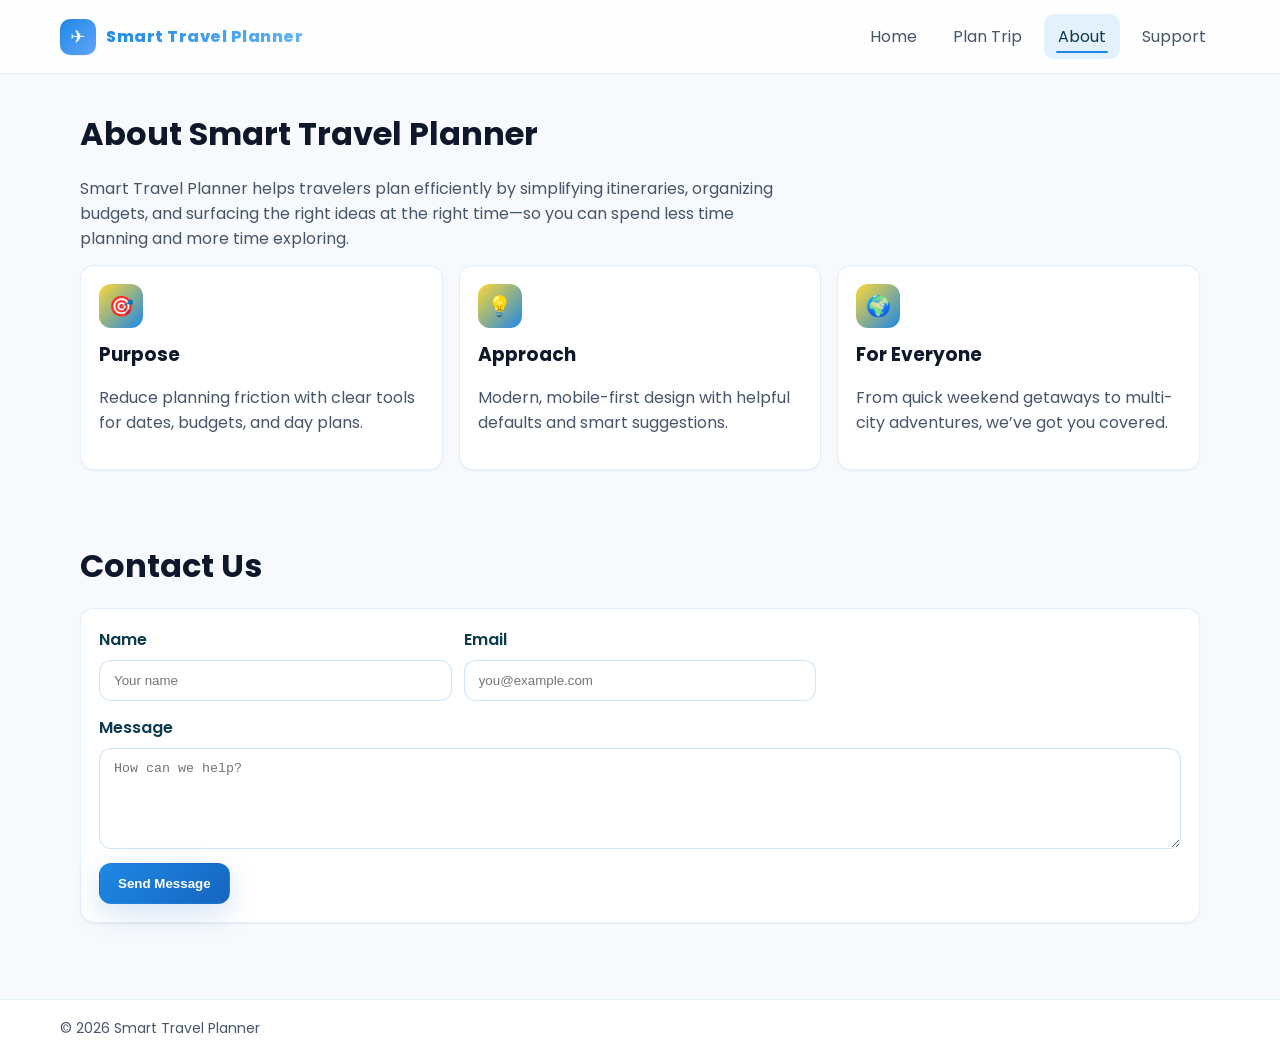
<file: Smart Travel Planner/about.html>
<!doctype html>
<html lang="en">
<head>
  <meta charset="utf-8" />
  <meta name="viewport" content="width=device-width, initial-scale=1" />
  <title>About • Smart Travel Planner</title>
  <meta name="description" content="Learn about the Smart Travel Planner vision and team." />
  <meta name="theme-color" content="#1e88e5" />
  <link rel="icon" href="data:image/svg+xml,%3Csvg xmlns='http://www.w3.org/2000/svg' viewBox='0 0 256 256'%3E%3Crect width='256' height='256' rx='48' fill='%231e88e5'/%3E%3Ctext x='128' y='148' font-size='112' text-anchor='middle'%3E%E2%9C%88%EF%B8%8F%3C/text%3E%3C/svg%3E" />
  <link rel="preconnect" href="https://fonts.googleapis.com">
  <link rel="preconnect" href="https://fonts.gstatic.com" crossorigin>
  <link href="https://fonts.googleapis.com/css2?family=Inter:wght@400;600;800&display=swap" rel="stylesheet">
  <link rel="stylesheet" href="css/style.css" />
</head>
<body>
  <header class="site-header">
    <div class="container nav">
      <a class="brand" href="index.html" aria-label="Smart Travel Planner Home">
        <span class="logo">✈️</span>
        <span>Smart Travel Planner</span>
      </a>
      <nav aria-label="Primary">
        <button class="nav-toggle" aria-expanded="false" aria-controls="primary-nav">☰</button>
        <div id="primary-nav" class="nav-links">
          <a href="index.html">Home</a>
          <a href="plan.html">Plan Trip</a>
          <a class="active" href="about.html">About</a>
          <a href="support.html">Support</a>
        </div>
      </nav>
    </div>
  </header>

  <main>
    <section class="section">
      <div class="container">
        <h1 class="section-title">About Smart Travel Planner</h1>
        <p class="muted" style="margin-bottom:14px; max-width:70ch;">Smart Travel Planner helps travelers plan efficiently by simplifying itineraries, organizing budgets, and surfacing the right ideas at the right time—so you can spend less time planning and more time exploring.</p>

        <div class="card-grid">
          <article class="card">
            <div class="icon">🎯</div>
            <h3>Purpose</h3>
            <p class="muted">Reduce planning friction with clear tools for dates, budgets, and day plans.</p>
          </article>
          <article class="card">
            <div class="icon">💡</div>
            <h3>Approach</h3>
            <p class="muted">Modern, mobile-first design with helpful defaults and smart suggestions.</p>
          </article>
          <article class="card">
            <div class="icon">🌍</div>
            <h3>For Everyone</h3>
            <p class="muted">From quick weekend getaways to multi-city adventures, we’ve got you covered.</p>
          </article>
        </div>
      </div>
    </section>

    <section class="section">
      <div class="container">
        <h2 class="section-title">Contact Us</h2>
        <div class="card">
          <form id="contact-form">
            <div class="form-row">
              <div class="field">
                <label for="name">Name</label>
                <input id="name" name="name" type="text" placeholder="Your name" required />
              </div>
              <div class="field">
                <label for="email">Email</label>
                <input id="email" name="email" type="email" placeholder="you@example.com" required />
              </div>
            </div>
            <div class="field">
              <label for="message">Message</label>
              <textarea id="message" name="message" rows="5" placeholder="How can we help?" required></textarea>
            </div>
            <button class="btn btn-primary" type="submit">Send Message</button>
          </form>
        </div>
      </div>
    </section>
  </main>

  <footer class="site-footer">
    <div class="container inner">© <span id="year"></span> Smart Travel Planner</div>
  </footer>

  <script src="js/script.js"></script>
</body>
</html>
</file>
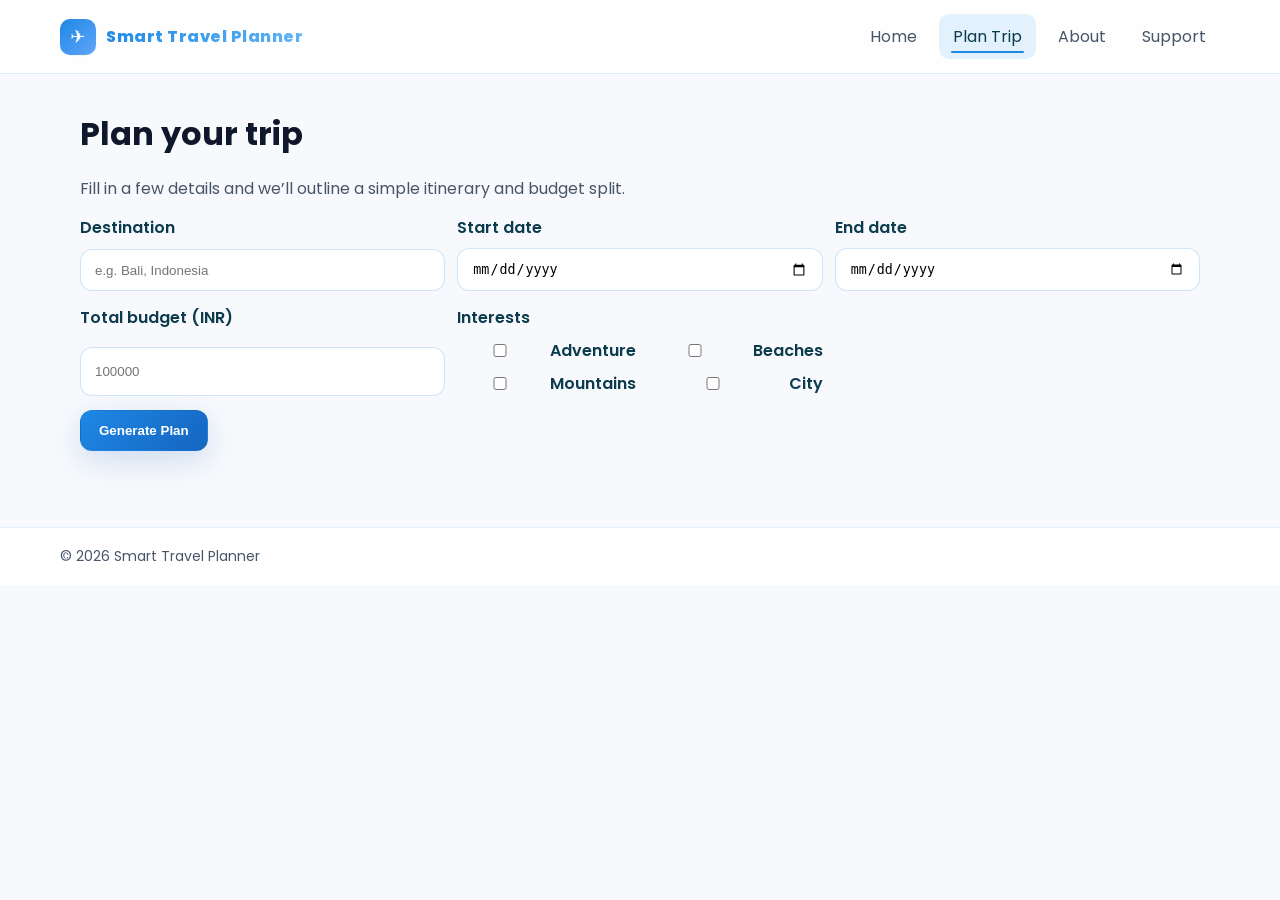
<file: Smart Travel Planner/plan.html>
<!doctype html>
<html lang="en">
<head>
  <meta charset="utf-8" />
  <meta name="viewport" content="width=device-width, initial-scale=1" />
  <title>Plan Trip • Smart Travel Planner</title>
  <meta name="description" content="Create a smart travel plan with budgets and itineraries." />
  <meta name="theme-color" content="#1e88e5" />
  <link rel="icon" href="data:image/svg+xml,%3Csvg xmlns='http://www.w3.org/2000/svg' viewBox='0 0 256 256'%3E%3Crect width='256' height='256' rx='48' fill='%231e88e5'/%3E%3Ctext x='128' y='148' font-size='112' text-anchor='middle'%3E%E2%9C%88%EF%B8%8F%3C/text%3E%3C/svg%3E" />
  <link rel="preconnect" href="https://fonts.googleapis.com">
  <link rel="preconnect" href="https://fonts.gstatic.com" crossorigin>
  <link href="https://fonts.googleapis.com/css2?family=Inter:wght@400;600;800&display=swap" rel="stylesheet">
  <link rel="stylesheet" href="css/style.css" />
</head>
<body>
  <header class="site-header">
    <div class="container nav">
      <a class="brand" href="index.html" aria-label="Smart Travel Planner Home">
        <span class="logo">✈️</span>
        <span>Smart Travel Planner</span>
      </a>
      <nav aria-label="Primary">
        <button class="nav-toggle" aria-expanded="false" aria-controls="primary-nav">☰</button>
        <div id="primary-nav" class="nav-links">
          <a href="index.html">Home</a>
          <a class="active" href="plan.html">Plan Trip</a>
          <a href="about.html">About</a>
          <a href="support.html">Support</a>
        </div>
      </nav>
    </div>
  </header>

  <main>
    <section class="section">
      <div class="container">
        <h1 class="section-title">Plan your trip</h1>
        <p class="muted" style="margin-bottom:14px;">Fill in a few details and we’ll outline a simple itinerary and budget split.</p>

        <form id="planner-form">
          <div class="form-row">
            <div class="field">
              <label for="destination">Destination</label>
              <input id="destination" name="destination" type="text" placeholder="e.g. Bali, Indonesia" required />
            </div>
            <div class="field">
              <label for="start">Start date</label>
              <input id="start" name="start" type="date" required />
            </div>
            <div class="field">
              <label for="end">End date</label>
              <input id="end" name="end" type="date" required />
            </div>
          </div>

          <div class="form-row">
            <div class="field">
              <label for="budget">Total budget (INR)</label>
              <input id="budget" name="budget" type="number" min="0" step="500" placeholder="100000" required />
            </div>
            <div class="field">
              <label>Interests</label>
              <div class="grid" style="grid-template-columns: repeat(2, minmax(0, 1fr)); gap:8px;">
                <label class="flex" style="gap:8px; align-items:center;"><input type="checkbox" name="interests" value="Adventure" /> Adventure</label>
                <label class="flex" style="gap:8px; align-items:center;"><input type="checkbox" name="interests" value="Beaches" /> Beaches</label>
                <label class="flex" style="gap:8px; align-items:center;"><input type="checkbox" name="interests" value="Mountains" /> Mountains</label>
                <label class="flex" style="gap:8px; align-items:center;"><input type="checkbox" name="interests" value="City" /> City</label>
              </div>
            </div>
          </div>

          <button class="btn btn-primary" type="submit">Generate Plan</button>
        </form>

        <section id="results" class="section hidden" aria-live="polite">
          <h2 class="section-title">Your suggested plan</h2>
          <div class="card-grid" id="summary-cards"></div>
          <div class="card" id="itinerary-card" style="margin-top:16px;"></div>
        </section>
      </div>
    </section>
  </main>

  <footer class="site-footer">
    <div class="container inner">© <span id="year"></span> Smart Travel Planner</div>
  </footer>

  <script src="js/script.js"></script>
</body>
</html>
</file>
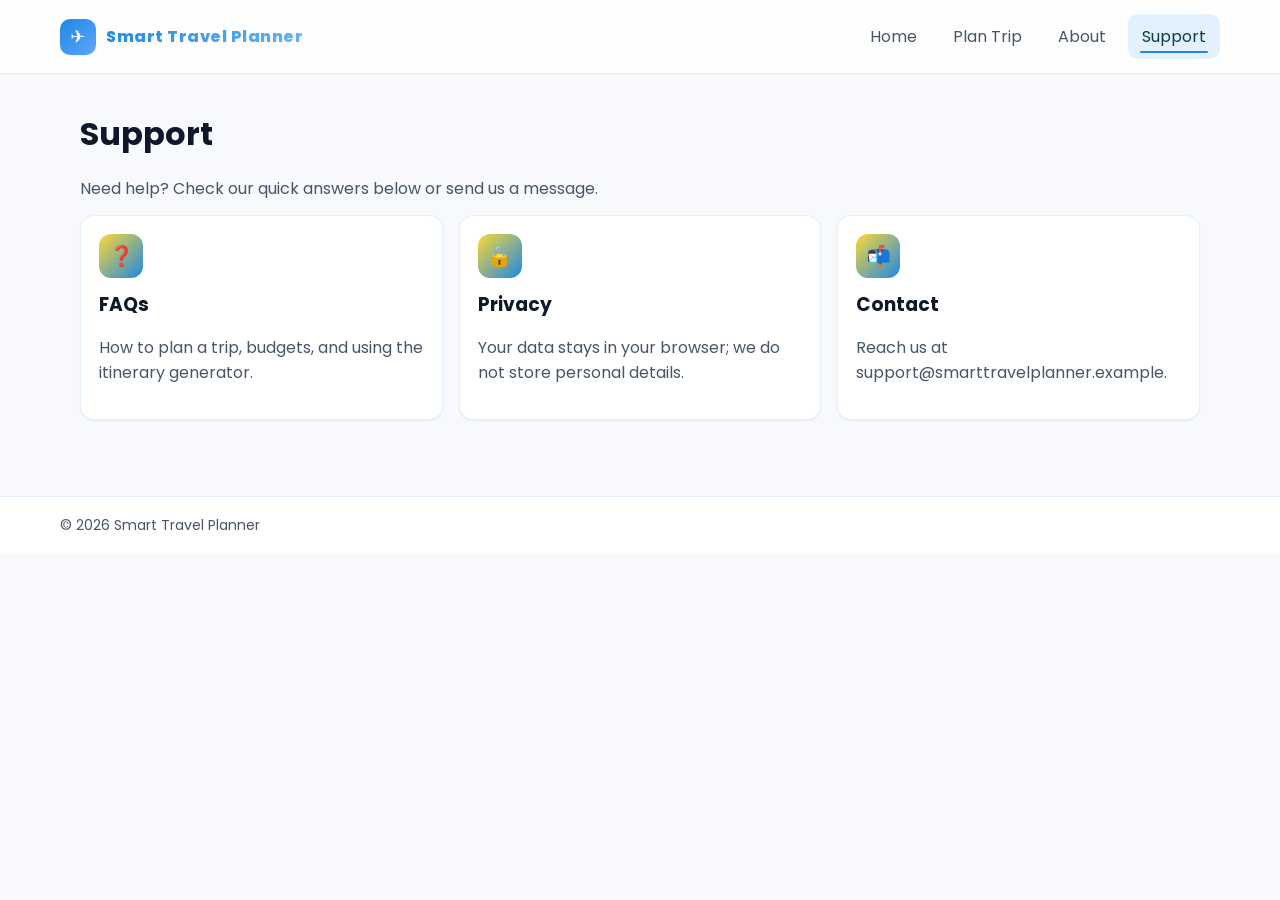
<file: Smart Travel Planner/support.html>
<!doctype html>
<html lang="en">
<head>
  <meta charset="utf-8" />
  <meta name="viewport" content="width=device-width, initial-scale=1" />
  <title>Support • Smart Travel Planner</title>
  <meta name="description" content="Get help with Smart Travel Planner." />
  <meta name="theme-color" content="#1e88e5" />
  <link rel="icon" href="data:image/svg+xml,%3Csvg xmlns='http://www.w3.org/2000/svg' viewBox='0 0 256 256'%3E%3Crect width='256' height='256' rx='48' fill='%231e88e5'/%3E%3Ctext x='128' y='148' font-size='112' text-anchor='middle'%3E%E2%9C%88%EF%B8%8F%3C/text%3E%3C/svg%3E" />
  <link rel="preconnect" href="https://fonts.googleapis.com">
  <link rel="preconnect" href="https://fonts.gstatic.com" crossorigin>
  <link href="https://fonts.googleapis.com/css2?family=Inter:wght@400;600;800&display=swap" rel="stylesheet">
  <link rel="stylesheet" href="css/style.css" />
</head>
<body>
  <header class="site-header">
    <div class="container nav">
      <a class="brand" href="index.html" aria-label="Smart Travel Planner Home">
        <span class="logo">✈️</span>
        <span>Smart Travel Planner</span>
      </a>
      <nav aria-label="Primary">
        <button class="nav-toggle" aria-expanded="false" aria-controls="primary-nav">☰</button>
        <div id="primary-nav" class="nav-links">
          <a href="index.html">Home</a>
          <a href="plan.html">Plan Trip</a>
          <a href="about.html">About</a>
          <a class="active" href="support.html">Support</a>
        </div>
      </nav>
    </div>
  </header>

  <main>
    <section class="section">
      <div class="container">
        <h1 class="section-title">Support</h1>
        <p class="muted" style="margin-bottom:14px; max-width:70ch;">Need help? Check our quick answers below or send us a message.</p>

        <div class="card-grid">
          <article class="card">
            <div class="icon">❓</div>
            <h3>FAQs</h3>
            <p class="muted">How to plan a trip, budgets, and using the itinerary generator.</p>
          </article>
          <article class="card">
            <div class="icon">🔒</div>
            <h3>Privacy</h3>
            <p class="muted">Your data stays in your browser; we do not store personal details.</p>
          </article>
          <article class="card">
            <div class="icon">📬</div>
            <h3>Contact</h3>
            <p class="muted">Reach us at <a href="mailto:support@smarttravelplanner.example">support@smarttravelplanner.example</a>.</p>
          </article>
        </div>
      </div>
    </section>
  </main>

  <footer class="site-footer">
    <div class="container inner">© <span id="year"></span> Smart Travel Planner</div>
  </footer>

  <script src="js/script.js"></script>
</body>
</html>
</file>
<file: Smart Travel Planner/css/style.css>
/* Smart Travel Planner - Global Styles */
@import url('https://fonts.googleapis.com/css2?family=Poppins:wght@400;600;800&family=Open+Sans:wght@400;600;700&display=swap');
:root {
  --color-bg: #f7f9fc; /* light gray */
  --color-surface: #ffffff;
  --color-text: #0f172a; /* slate-900 */
  --color-muted: #475569; /* slate-600 */
  --color-primary: #1e88e5; /* requested blue */
  --color-primary-600: #1565c0; /* deeper blue for hover */
  --color-accent: #fdd835; /* requested yellow */
  --shadow-sm: 0 1px 2px rgba(0,0,0,0.06);
  --shadow-md: 0 10px 30px rgba(21,101,192,0.18);
  --shadow-lg: 0 18px 48px rgba(15, 23, 42, 0.18);
  --radius: 14px;
}

* { box-sizing: border-box; }
html, body {
  padding: 0;
  margin: 0;
  font-family: 'Poppins', 'Open Sans', ui-sans-serif, system-ui, -apple-system, Segoe UI, Roboto, "Helvetica Neue", Arial, "Noto Sans", "Apple Color Emoji", "Segoe UI Emoji";
  color: var(--color-text);
  background: var(--color-bg);
  scroll-behavior: smooth;
}
@media (prefers-reduced-motion: reduce) {
  *, *::before, *::after { animation: none !important; transition: none !important; }
}

img { max-width: 100%; height: auto; display: block; }
a { color: inherit; text-decoration: none; }

/* Layout */
.container {
  width: 100%;
  max-width: 1160px;
  margin: 0 auto;
  padding: 0 20px;
}

/* Header / Nav */
header.site-header {
  position: sticky;
  top: 0;
  z-index: 50;
  background: rgba(255,255,255,0.85);
  backdrop-filter: saturate(180%) blur(12px);
  border-bottom: 1px solid rgba(30,136,229,0.14);
}
.nav {
  display: flex;
  align-items: center;
  justify-content: space-between;
  gap: 16px;
  padding: 14px 0;
}
.brand {
  display: inline-flex;
  align-items: center;
  gap: 10px;
  font-weight: 800;
  letter-spacing: 0.5px;
}
.brand span:last-child {
  background: linear-gradient(135deg, var(--color-primary), #64b5f6);
  -webkit-background-clip: text; background-clip: text; color: transparent;
}
.brand .logo {
  width: 36px; height: 36px;
  border-radius: 10px;
  background: linear-gradient(135deg, var(--color-primary), #60a5fa);
  box-shadow: var(--shadow-sm);
  display: grid; place-items: center;
  color: #fff; font-size: 18px;
}
.nav-links {
  display: flex;
  gap: 8px;
  align-items: center;
}
.dropdown { position: relative; }
.dropdown > .dropdown-toggle { padding: 10px 14px; border-radius: 10px; color: var(--color-muted); display: inline-flex; align-items: center; gap: 6px; }
.dropdown > .dropdown-toggle::after { content: "▾"; font-size: 12px; opacity: 0.7; }
.dropdown:hover > .dropdown-toggle, .dropdown:focus-within > .dropdown-toggle { background: rgba(30,136,229,0.12); color: #0b3b4d; }
.dropdown-menu { position: absolute; top: calc(100% + 8px); left: 0; min-width: 220px; background: #fff; border: 1px solid rgba(30,136,229,0.15); border-radius: 12px; box-shadow: var(--shadow-lg); padding: 8px; display: none; flex-direction: column; gap: 4px; z-index: 60; }
.dropdown.open > .dropdown-menu, .dropdown:hover > .dropdown-menu { display: flex; }
.dropdown-menu a { padding: 10px 12px; border-radius: 8px; color: var(--color-muted); }
.dropdown-menu a:hover { background: rgba(30,136,229,0.08); color: #0b3b4d; }
.nav-links a {
  padding: 10px 14px;
  border-radius: 10px;
  color: var(--color-muted);
  position: relative;
}
.nav-links a::after {
  content: ""; position: absolute; left: 12px; right: 12px; bottom: 6px;
  height: 2px; border-radius: 2px; background: transparent; transform: scaleX(0); transform-origin: left; transition: transform 200ms ease, background 200ms ease;
}
.nav-links a.active, .nav-links a:hover {
  color: #0b3b4d;
  background: rgba(30,136,229,0.12);
}
.nav-links a:hover::after, .nav-links a.active::after { background: var(--color-primary); transform: scaleX(1); }
.nav-toggle { display: none; }

/* Hero */
.hero {
  position: relative;
  padding: 64px 0 40px;
  overflow: hidden;
}
.hero .tag { opacity: 0; animation: fadeUp 520ms ease-out 80ms forwards; }
.hero h1 { opacity: 0; animation: fadeUp 560ms ease-out 160ms forwards; }
.hero p { opacity: 0; animation: fadeUp 600ms ease-out 240ms forwards; }
.hero .cta { opacity: 0; animation: fadeUp 640ms ease-out 320ms forwards; }
.hero.fullscreen {
  min-height: 100vh;
  display: grid;
  place-items: center;
}
.bg-cover {
  background-position: center;
  background-size: cover;
  background-repeat: no-repeat;
}
.hero-grid {
  display: grid;
  grid-template-columns: 1fr;
  gap: 28px;
}
.hero h1 {
  font-size: 38px;
  line-height: 1.15;
  margin: 0 0 12px;
}
.hero p {
  color: var(--color-muted);
  font-size: 18px;
  margin: 0 0 22px;
}
.hero .cta {
  display: inline-flex;
  align-items: center;
  gap: 10px;
}

/* Buttons */
.btn {
  display: inline-flex;
  align-items: center;
  justify-content: center;
  gap: 10px;
  padding: 12px 18px;
  border-radius: 12px;
  border: 1px solid transparent;
  cursor: pointer;
  transition: transform 180ms ease, box-shadow 200ms ease, background 180ms ease, filter 180ms ease;
  font-weight: 600;
}
.btn:focus-visible { outline: none; box-shadow: 0 0 0 4px rgba(30,136,229,0.22), 0 8px 20px rgba(21,101,192,0.20); }
.btn-primary {
  background: linear-gradient(135deg, var(--color-primary), var(--color-primary-600));
  color: #fff;
  box-shadow: var(--shadow-md);
}
.btn-primary:hover { transform: translateY(-2px) scale(1.01); box-shadow: 0 14px 36px rgba(21,101,192,0.26); }
.btn:active { transform: translateY(0) scale(0.99); }
.btn-outline {
  background: #fff;
  color: var(--color-primary-600);
  border-color: rgba(30,136,229,0.3);
}
.btn-outline:hover { background: rgba(30,136,229,0.08); }
.btn-accent { background: var(--color-accent); color: #0f172a; }
.btn-accent:hover { filter: brightness(0.95); transform: translateY(-2px); }

/* Sections */
section.section { padding: 36px 0; }
.section .section-title {
  font-size: 28px; margin: 0 0 18px;
}
.muted { color: var(--color-muted); }

/* Cards */
.card-grid {
  display: grid;
  grid-template-columns: 1fr;
  gap: 16px;
}
.card {
  background: var(--color-surface);
  border: 1px solid rgba(30,136,229,0.12);
  border-radius: var(--radius);
  padding: 18px;
  box-shadow: var(--shadow-sm);
  transition: transform 220ms ease, box-shadow 220ms ease, border-color 220ms ease;
}
.card:hover { transform: translateY(-2px) scale(1.01); box-shadow: 0 14px 32px rgba(21,101,192,0.22); border-color: rgba(30,136,229,0.24); }
.card h3 { margin: 6px 0 6px; }
.card .icon {
  width: 44px; height: 44px;
  border-radius: 12px;
  background: linear-gradient(135deg, var(--color-accent), var(--color-primary));
  color: #fff;
  display: grid; place-items: center;
  margin-bottom: 12px; font-size: 20px;
}

/* Forms */
form .field {
  display: grid; gap: 8px; margin-bottom: 14px;
}
label { font-weight: 600; color: #0b3b4d; }
input, select, textarea {
  width: 100%;
  padding: 12px 14px;
  border-radius: 12px;
  border: 1px solid rgba(30,136,229,0.22);
  background: #fff;
  outline: none;
  transition: box-shadow 160ms ease, border-color 160ms ease;
}
input:focus, select:focus, textarea:focus {
  border-color: var(--color-primary);
  box-shadow: 0 0 0 4px rgba(30,136,229,0.22);
}
input[type="checkbox"], input[type="radio"] { accent-color: var(--color-primary); }
.field small { color: var(--color-muted); }

.form-row {
  display: grid; gap: 12px;
  grid-template-columns: 1fr;
}

/* Footer */
footer.site-footer {
  margin-top: 40px;
  border-top: 1px solid rgba(30,136,229,0.12);
  background: #fff;
}
footer .inner {
  padding: 18px 0;
  color: var(--color-muted);
  font-size: 14px;
}
footer .inner a { color: var(--color-primary-600); }
footer .inner a:hover { text-decoration: underline; }

/* Utilities */
.tag {
  display: inline-flex; align-items: center; gap: 8px;
  padding: 6px 10px; border-radius: 999px; font-size: 12px;
  background: rgba(30,136,229,0.14); color: #0b3b4d; font-weight: 700;
}
.badge { display:inline-flex; align-items:center; gap:6px; padding:4px 8px; border-radius:999px; font-size:11px; font-weight:700; }
.badge-news { background: rgba(30,136,229,0.12); color: #0b3b4d; }
.badge-ad { background: rgba(253,216,53,0.22); color: #7a5d00; }
.ad-card { border-style: dashed; }
.ad-card .icon { background: linear-gradient(135deg, var(--color-accent), #ffe082); color:#0f172a; }
.hidden { display: none !important; }

/* Decorative waves */
.wave {
  position: absolute; inset: auto -20% -120px -20%; height: 240px;
  background: radial-gradient(60% 60% at 50% 40%, rgba(30,136,229,0.25) 0%, rgba(30,136,229,0.10) 40%, transparent 70%);
  pointer-events: none;
}

/* Animations */
.fade-in { animation: fadeIn 420ms ease-in-out both; }
@keyframes fadeIn { from { opacity: 0; transform: translateY(6px); } to { opacity: 1; transform: translateY(0); } }
@keyframes fadeUp { from { opacity: 0; transform: translateY(8px); } to { opacity: 1; transform: translateY(0); } }

/* Section reveals */
#features .section-title { opacity: 0; animation: fadeUp 520ms ease-out 80ms forwards; }
#features .card { opacity: 0; animation: fadeUp 560ms ease-out 160ms forwards; }

/* Layout utilities (Flexbox & Grid) */
.flex { display: flex; }
.flex-center { display: flex; align-items: center; justify-content: center; }
.flex-col { display: flex; flex-direction: column; }
.grid { display: grid; }
.grid-2 { display: grid; grid-template-columns: repeat(2, minmax(0, 1fr)); gap: 16px; }
.grid-3 { display: grid; grid-template-columns: repeat(3, minmax(0, 1fr)); gap: 16px; }

/* Responsive */
@media (min-width: 680px) {
  .hero-grid { grid-template-columns: 1.1fr 0.9fr; align-items: center; }
  .card-grid { grid-template-columns: repeat(3, 1fr); }
  .form-row { grid-template-columns: repeat(3, 1fr); }
}

@media (max-width: 880px) {
  .nav-toggle { display: inline-flex; align-items: center; justify-content: center; width: 40px; height: 40px; border-radius: 10px; border: 1px solid rgba(2,132,199,0.2); transition: background 160ms ease; }
  .nav-toggle:hover { background: rgba(30,136,229,0.08); }
  .nav-links { position: fixed; inset: 64px 20px auto 20px; background: #fff; border: 1px solid rgba(30,136,229,0.15); border-radius: 12px; box-shadow: var(--shadow-md); padding: 10px; display: grid; gap: 6px; opacity: 1; transform: translateY(0); transition: opacity 200ms ease, transform 200ms ease; }
  /* Override generic .hidden to animate open/close for mobile menu */
  .nav .nav-links.hidden { display: grid !important; opacity: 0; transform: translateY(-8px); pointer-events: none; }
  .dropdown { width: 100%; }
  .dropdown-menu { position: static; display: none; box-shadow: none; border: 1px dashed rgba(30,136,229,0.2); margin-top: 4px; }
  .dropdown.open > .dropdown-menu { display: grid; }
}

@media (min-width: 1160px) {
  .hero h1 { font-size: 52px; }
  .section .section-title { font-size: 32px; }
}
</file>
